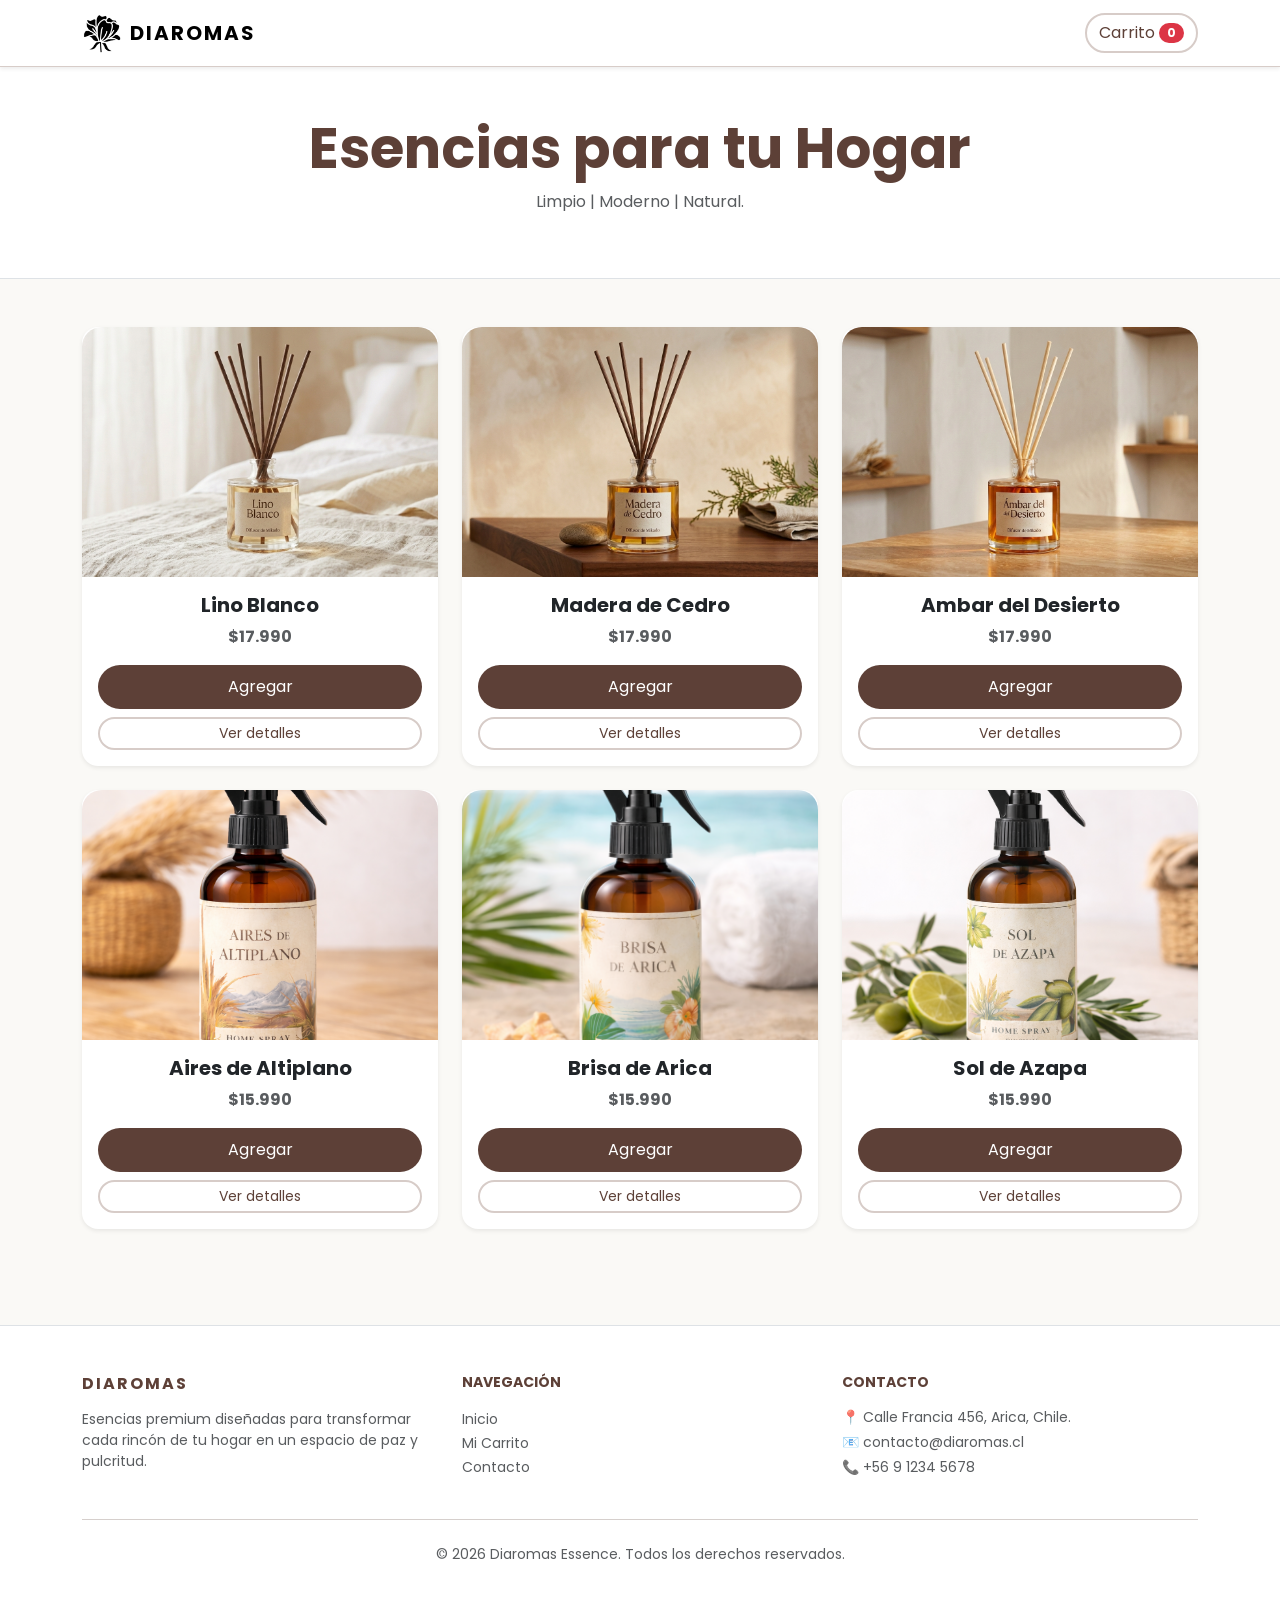
<file: index.html>
<!DOCTYPE html>
<html lang="es">
<head>
    <meta charset="UTF-8">
    <meta name="viewport" content="width=device-width, initial-scale=1.0">
    <title>Diaromas | Home</title>
    <link href="https://cdn.jsdelivr.net/npm/bootstrap@5.3.0/dist/css/bootstrap.min.css" rel="stylesheet">
    <link href="https://fonts.googleapis.com/css2?family=Poppins:wght@300;600&display=swap" rel="stylesheet">
    <link rel="stylesheet" href="assets/css/styles.css">
</head>
<body>
    <nav class="navbar navbar-expand-lg sticky-top shadow-sm">
    <div class="container">
        <a class="navbar-brand d-flex align-items-center text-cafe-fuerte" href="index.html">
            <img src="assets/img/8.png" alt="Logo Diaromas" width="40" height="40" class="d-inline-block align-text-top me-2">
            DIAROMAS
        </a>   
        <div class="ms-auto">
            <button class="btn btn-outline-diaromas position-relative" type="button" data-bs-toggle="offcanvas"
                data-bs-target="#carritoLateral">
                Carrito 
                <span id="cart-count" class="badge rounded-pill bg-danger">0</span>
            </button>
        </div>
    </div>
</nav>

    <header class="py-5 text-center bg-white border-bottom">
        <h1 class="display-4 fw-bold">Esencias para tu Hogar</h1>
        <p class="text-muted">Limpio | Moderno | Natural.</p>
    </header>

    <main class="container py-5">
        <section id="product-grid" class="row g-4"></section>
    </main>

    <footer class="mt-5 py-5 border-top" style="background-color: var(--diaromas-blanco);">
        <div class="container">
            <div class="row text-center text-md-start">
                <div class="col-md-4 mb-4 mb-md-0">
                    <h5 class="navbar-brand fw-bold mb-3 text-cafe-fuerte">DIAROMAS</h5>
                    <p class="small text-muted">Esencias premium diseñadas para transformar cada rincón de tu hogar en un
                        espacio de paz y pulcritud.</p>
                </div>
                <div class="col-md-4 mb-4 mb-md-0">
                    <h6 class="fw-bold text-cafe-fuerte mb-3 text-uppercase small">Navegación</h6>
                    <ul class="list-unstyled">
                        <li><a href="index.html" class="text-decoration-none text-muted small">Inicio</a></li>
                        <li><a href="#" class="text-decoration-none text-muted small" data-bs-toggle="offcanvas"
                                data-bs-target="#carritoLateral">Mi Carrito</a></li>
                        <li><a href="#" class="text-decoration-none text-muted small">Contacto</a></li>
                    </ul>
                </div>
                <div class="col-md-4">
                    <h6 class="fw-bold text-cafe-fuerte mb-3 text-uppercase small">Contacto</h6>
                    <p class="small text-muted mb-1">📍 Calle Francia 456, Arica, Chile.</p>
                    <p class="small text-muted mb-1">📧 contacto@diaromas.cl</p>
                    <p class="small text-muted">📞 +56 9 1234 5678</p>
                </div>
            </div>
            <hr class="my-4 text-cafe-claro">
            <div class="text-center">
                <p class="small text-muted mb-0">&copy; 2026 Diaromas Essence. Todos los derechos reservados.</p>
            </div>
        </div>
    </footer>

    <div class="offcanvas offcanvas-end" tabindex="-1" id="carritoLateral" aria-labelledby="offcanvasRightLabel">
        <div class="offcanvas-header border-bottom">
            <h5 id="offcanvasRightLabel" class="fw-bold">Tu Selección</h5>
            <button type="button" class="btn-close text-reset" data-bs-dismiss="offcanvas" aria-label="Close"></button>
        </div>
        <div class="offcanvas-body">
            <div id="lista-carrito"></div>
    
            <div class="border-top mt-4 pt-3">
                <h5 class="d-flex justify-content-between">
                    Total: <span id="total-carrito">$0</span>
                </h5>
                <button class="btn btn-diaromas w-100 mt-3 shadow" onclick="finalizarCompra()">Finalizar Compra</button>
            </div>
        </div>
    </div>
      
 
    <script src="https://cdn.jsdelivr.net/npm/bootstrap@5.3.0/dist/js/bootstrap.bundle.min.js"></script>
    
    <script src="assets/js/main.js"></script>
</body>
</body>
</html>
</file>
<file: assets/css/styles.css>
:root {
    --diaromas-cafe-fuerte: #5D4037;
    --diaromas-cafe-claro: #D7CCC8;
    --diaromas-crema: #FAF9F6;
    --diaromas-blanco: #FFFFFF;
}

body {
    font-family: 'Poppins', sans-serif;
    background-color: var(--diaromas-crema);
    color: var(--diaromas-cafe-fuerte);
}

/* Navbar */
.navbar {
    background-color: var(--diaromas-blanco) !important;
    border-bottom: 1px solid var(--diaromas-cafe-claro);
}

.navbar-brand {
    font-weight: 700;
    letter-spacing: 2px;
}

.navbar-brand img {
    max-height: 45px; /* Ajusta según el tamaño de tu logo */
    width: auto;
    object-fit: contain;
    transition: transform 0.3s ease;
}

.navbar-brand:hover img {
    transform: scale(1.05); /* Efecto sutil al pasar el mouse */
}

/* Cards Modernas */
.product-card {
    border: none;
    border-radius: 20px;
    background-color: var(--diaromas-blanco);
    transition: transform 0.3s ease, box-shadow 0.3s ease;
}

.product-card:hover {
    transform: translateY(-10px);
    box-shadow: 0 15px 30px rgba(93, 64, 55, 0.1);
}

.card-img-top {
    height: 280px;
    object-fit: cover;
    border-radius: 20px 20px 0 0;
}

/* Botones */
.btn-diaromas {
    background-color: var(--diaromas-cafe-fuerte);
    color: white;
    border-radius: 50px;
    border: none;
    padding: 10px 20px;
}

.btn-diaromas:hover {
    background-color: #3E2723;
    color: white;
}

.btn-outline-diaromas {
    border: 2px solid var(--diaromas-cafe-claro);
    color: var(--diaromas-cafe-fuerte);
    border-radius: 50px;
}

/* FOOTER */
footer {
    border-color: var(--diaromas-cafe-claro) !important;
}

footer .text-muted:hover {
    color: var(--diaromas-cafe-fuerte) !important;
    transition: 0.3s;
}
</file>
